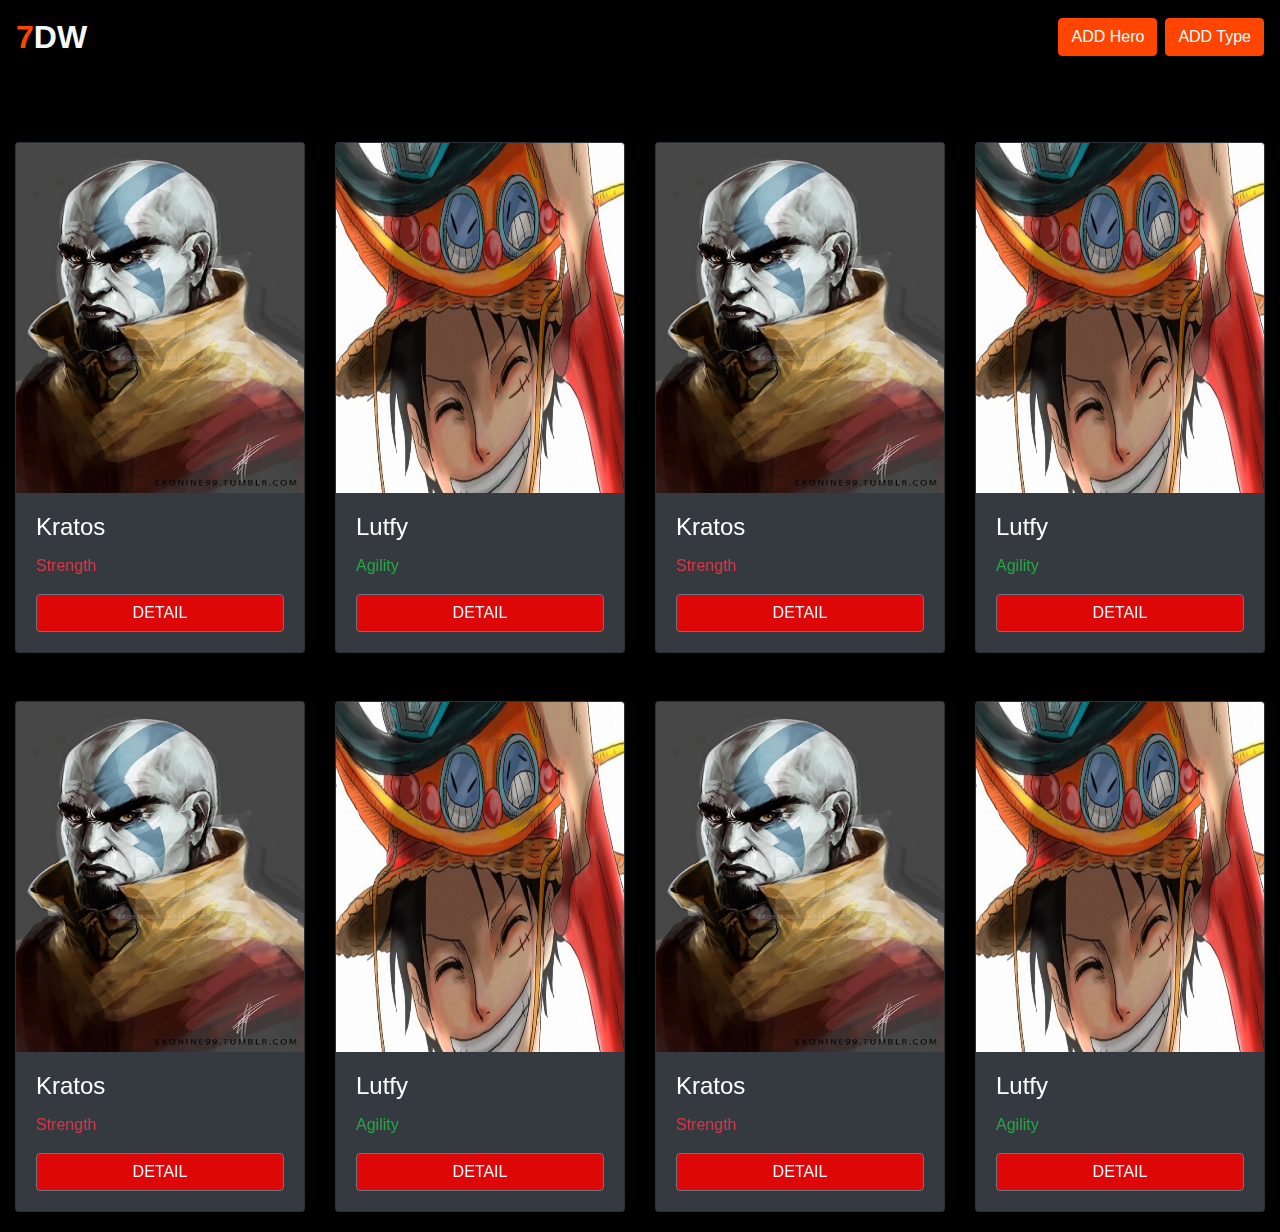
<file: UI/index.html>
<!DOCTYPE html>
<html lang="en">
<head>
    <meta charset="UTF-8">
    <meta name="viewport" content="width=device-width, initial-scale=1.0">
    <title>NO 4 UI - RIDWAN MUBAROK</title>
    <link rel="stylesheet" href="https://stackpath.bootstrapcdn.com/bootstrap/4.5.0/css/bootstrap.min.css" />
    <link rel="stylesheet" href="asset/css/style.css" />
    <link href="https://unpkg.com/aos@2.3.1/dist/aos.css" rel="stylesheet">
    <script src="https://ajax.googleapis.com/ajax/libs/jquery/3.5.1/jquery.min.js"></script>
    <script src="https://stackpath.bootstrapcdn.com/bootstrap/4.5.0/js/bootstrap.min.js"></script>
    <script src="https://unpkg.com/aos@2.3.1/dist/aos.js"></script>
</head>
<body>
    <nav class="navbar navbar-expand-sm navbar-light bg-inverse">
        <a class="navbar-brand text-light" href="#">
            <span>7</span>DW
        </a>
        <button class="navbar-toggler d-lg-none" type="button" data-toggle="collapse" data-target="#collapsibleNavId" aria-controls="collapsibleNavId"
            aria-expanded="false" aria-label="Toggle navigation">
            <span class="navbar-toggler-icon"></span>
        </button>
        <div class="collapse navbar-collapse" id="collapsibleNavId">
            <ul class="navbar-nav ml-auto mt-2 mt-lg-0">
                <li class="nav-item active">
                    <button class="btn btn-dark mr-2" href="#">ADD Hero</button>
                </li>
                <li class="nav-item">
                    <button class="btn btn-dark" href="#">ADD Type</button>
                </li>
            </ul>
        </div>
    </nav>

    <div class="container-fluid martop">
        <div class="row equal">
            <div class="col-xs-4 col-lg-3 mt-5" data-aos="fade-up" data-aos-duration="1500">
                <div class="card h-100 bg-dark text-white">
                    <img class="card-img-top" src="asset/img/kratos.jpg" alt="kratos">
                    <div class="card-body">
                        <h4 class="card-title">Kratos</h4>
                        <p class="card-text text-danger">Strength</p>
                        <div class="text-center">
                            <a href="./detail.html" class="btn btn-block btn-secondary">DETAIL</a>
                        </div>
                    </div>
                </div>
            </div>
            <div class="col-xs-4 col-lg-3 mt-5" data-aos="fade-up" data-aos-duration="1500">
                <div class="card h-100 bg-dark text-white">
                    <img class="card-img-top" src="asset/img/lutfy.jpg" alt="kratos">
                    <div class="card-body">
                        <h4 class="card-title">Lutfy</h4>
                        <p class="card-text text-success">Agility</p>
                        <div class="text-center">
                            <a href="./detail.html" class="btn btn-block btn-secondary">DETAIL</a>
                        </div>
                    </div>
                </div>
            </div>
            <div class="col-xs-4 col-lg-3 mt-5" data-aos="fade-up" data-aos-duration="1500">
                <div class="card h-100 bg-dark text-white">
                    <img class="card-img-top" src="asset/img/kratos.jpg" alt="kratos">
                    <div class="card-body">
                        <h4 class="card-title">Kratos</h4>
                        <p class="card-text text-danger">Strength</p>
                        <div class="text-center">
                            <a href="./detail.html" class="btn btn-block btn-secondary">DETAIL</a>
                        </div>
                    </div>
                </div>
            </div>
            <div class="col-xs-4 col-lg-3 mt-5" data-aos="fade-up" data-aos-duration="1500">
                <div class="card h-100 bg-dark text-white">
                    <img class="card-img-top" src="asset/img/lutfy.jpg" alt="kratos">
                    <div class="card-body">
                        <h4 class="card-title">Lutfy</h4>
                        <p class="card-text text-success">Agility</p>
                        <div class="text-center">
                            <a href="./detail.html" class="btn btn-block btn-secondary">DETAIL</a>
                        </div>
                    </div>
                </div>
            </div>
            <div class="col-xs-4 col-lg-3 mt-5" data-aos="fade-up" data-aos-duration="1500">
                <div class="card h-100 bg-dark text-white">
                    <img class="card-img-top" src="asset/img/kratos.jpg" alt="kratos">
                    <div class="card-body">
                        <h4 class="card-title">Kratos</h4>
                        <p class="card-text text-danger">Strength</p>
                        <div class="text-center">
                            <a href="./detail.html" class="btn btn-block btn-secondary">DETAIL</a>
                        </div>
                    </div>
                </div>
            </div>
            <div class="col-xs-4 col-lg-3 mt-5" data-aos="fade-up" data-aos-duration="1500">
                <div class="card h-100 bg-dark text-white">
                    <img class="card-img-top" src="asset/img/lutfy.jpg" alt="kratos">
                    <div class="card-body">
                        <h4 class="card-title">Lutfy</h4>
                        <p class="card-text text-success">Agility</p>
                        <div class="text-center">
                            <a href="./detail.html" class="btn btn-block btn-secondary">DETAIL</a>
                        </div>
                    </div>
                </div>
            </div>
            <div class="col-xs-4 col-lg-3 mt-5" data-aos="fade-up" data-aos-duration="1500">
                <div class="card h-100 bg-dark text-white">
                    <img class="card-img-top" src="asset/img/kratos.jpg" alt="kratos">
                    <div class="card-body">
                        <h4 class="card-title">Kratos</h4>
                        <p class="card-text text-danger">Strength</p>
                        <div class="text-center">
                            <a href="./detail.html" class="btn btn-block btn-secondary">DETAIL</a>
                        </div>
                    </div>
                </div>
            </div>
            <div class="col-xs-4 col-lg-3 mt-5" data-aos="fade-up" data-aos-duration="1500">
                <div class="card h-100 bg-dark text-white">
                    <img class="card-img-top" src="asset/img/lutfy.jpg" alt="kratos">
                    <div class="card-body">
                        <h4 class="card-title">Lutfy</h4>
                        <p class="card-text text-success">Agility</p>
                        <div class="text-center">
                            <a href="./detail.html" class="btn btn-block btn-secondary">DETAIL</a>
                        </div>
                    </div>
                </div>
            </div>
            
            
        </div>
    </div>

    <script>
        AOS.init();
    </script>
    
</body>
</html>
</file>
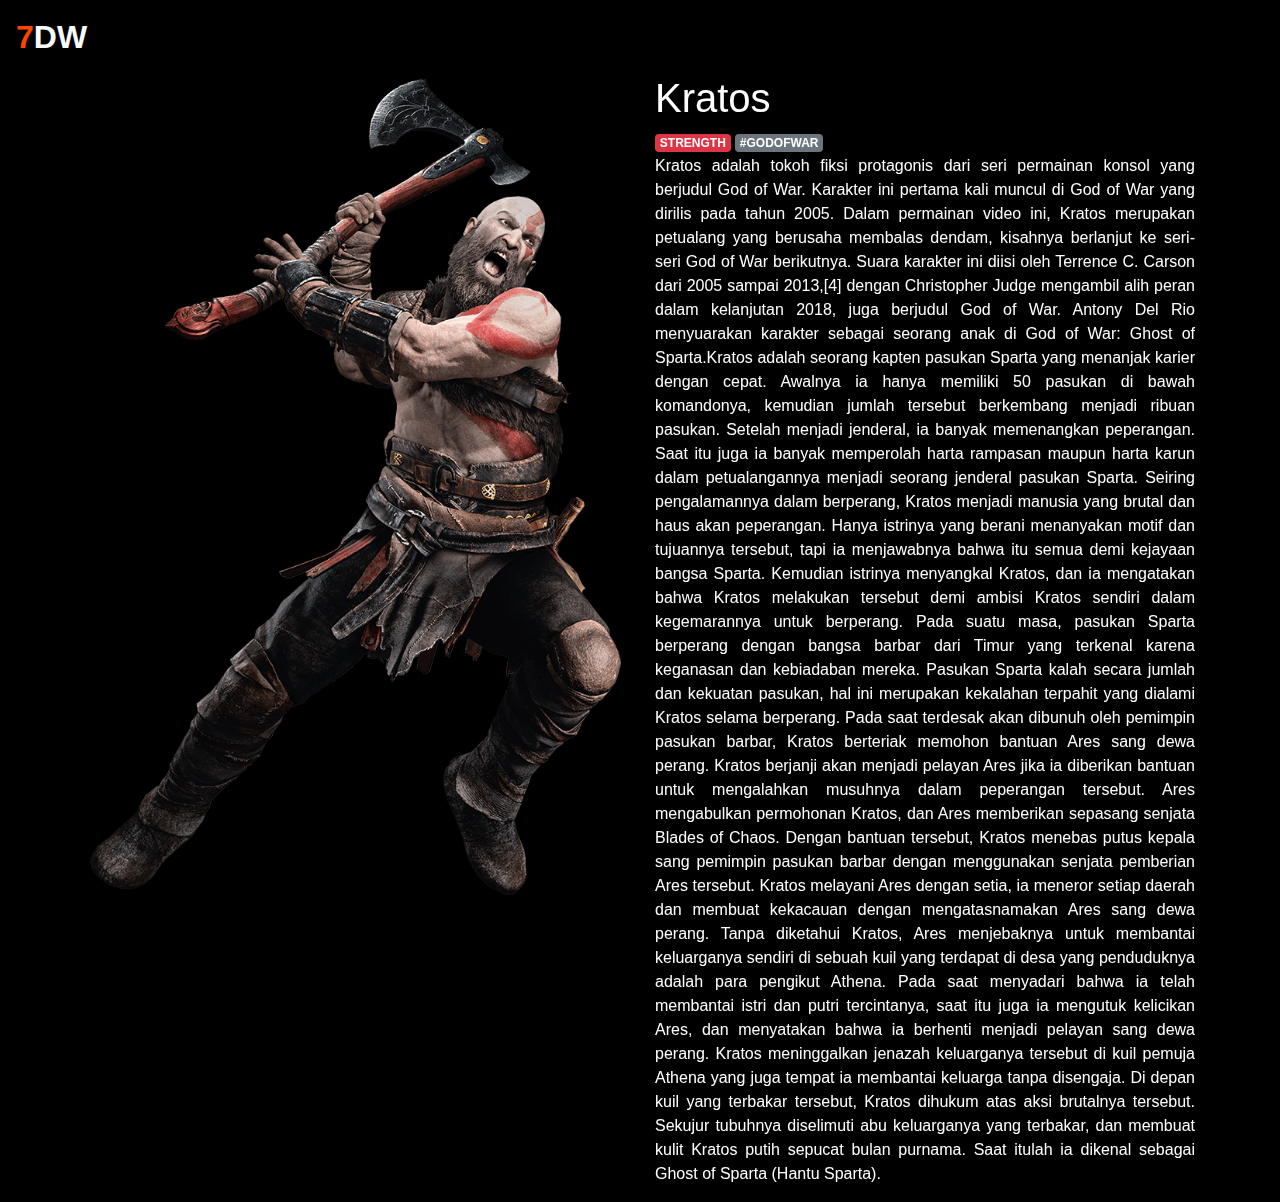
<file: UI/detail.html>
<!DOCTYPE html>
<html lang="en">
<head>
    <meta charset="UTF-8">
    <meta name="viewport" content="width=device-width, initial-scale=1.0">
    <title>NO 4 - DETAIL</title>
    <link rel="stylesheet" href="https://stackpath.bootstrapcdn.com/bootstrap/4.5.0/css/bootstrap.min.css" />
    <link rel="stylesheet" href="asset/css/style.css" />
    <link href="https://unpkg.com/aos@2.3.1/dist/aos.css" rel="stylesheet">
    <script src="https://ajax.googleapis.com/ajax/libs/jquery/3.5.1/jquery.min.js"></script>
    <script src="https://stackpath.bootstrapcdn.com/bootstrap/4.5.0/js/bootstrap.min.js"></script>
    <script src="https://unpkg.com/aos@2.3.1/dist/aos.js"></script>


</head>
<body>
    <nav class="navbar navbar-expand-sm navbar-light bg-inverse">
        <a class="navbar-brand text-light" href="index.html">
            <span>7</span>DW
        </a>
        <button class="navbar-toggler d-lg-none" type="button" data-toggle="collapse" data-target="#collapsibleNavId" aria-controls="collapsibleNavId"
            aria-expanded="false" aria-label="Toggle navigation">
            <span class="navbar-toggler-icon"></span>
        </button>
        <div class="collapse navbar-collapse" id="collapsibleNavId">
            <ul class="navbar-nav ml-auto mt-2 mt-lg-0">
            </ul>
        </div>
    </nav>

    <div class="container">
        <div class="row">
            <div class="col-6" data-aos="zoom-out" data-aos-duration="3000">
                <img class="img-thumbnail" src="asset/img/detail.png" alt="detail">
            </div>
            <div class="col-6 text-white" data-aos="fade-down" data-aos-easing="linear" data-aos-duration="3000">
                <h1>Kratos</h1>
                <span class="badge badge-danger">STRENGTH</span>
                <span class="badge badge-secondary">#GODOFWAR</span>
                <p class="text-justify">Kratos adalah tokoh fiksi protagonis dari seri permainan konsol yang berjudul God of War. Karakter ini pertama kali muncul di God of War yang dirilis pada tahun 2005. Dalam permainan video ini, Kratos merupakan petualang yang berusaha membalas dendam, kisahnya berlanjut ke seri-seri God of War berikutnya. Suara karakter ini diisi oleh Terrence C. Carson dari 2005 sampai 2013,[4] dengan Christopher Judge mengambil alih peran dalam kelanjutan 2018, juga berjudul God of War. Antony Del Rio menyuarakan karakter sebagai seorang anak di God of War: Ghost of Sparta.Kratos adalah seorang kapten pasukan Sparta yang menanjak karier dengan cepat. Awalnya ia hanya memiliki 50 pasukan di bawah komandonya, kemudian jumlah tersebut berkembang menjadi ribuan pasukan. Setelah menjadi jenderal, ia banyak memenangkan peperangan. Saat itu juga ia banyak memperolah harta rampasan maupun harta karun dalam petualangannya menjadi seorang jenderal pasukan Sparta.
                    Seiring pengalamannya dalam berperang, Kratos menjadi manusia yang brutal dan haus akan peperangan. Hanya istrinya yang berani menanyakan motif dan tujuannya tersebut, tapi ia menjawabnya bahwa itu semua demi kejayaan bangsa Sparta. Kemudian istrinya menyangkal Kratos, dan ia mengatakan bahwa Kratos melakukan tersebut demi ambisi Kratos sendiri dalam kegemarannya untuk berperang.                    
                    Pada suatu masa, pasukan Sparta berperang dengan bangsa barbar dari Timur yang terkenal karena keganasan dan kebiadaban mereka. Pasukan Sparta kalah secara jumlah dan kekuatan pasukan, hal ini merupakan kekalahan terpahit yang dialami Kratos selama berperang. Pada saat terdesak akan dibunuh oleh pemimpin pasukan barbar, Kratos berteriak memohon bantuan Ares sang dewa perang. Kratos berjanji akan menjadi pelayan Ares jika ia diberikan bantuan untuk mengalahkan musuhnya dalam peperangan tersebut. Ares mengabulkan permohonan Kratos, dan Ares memberikan sepasang senjata Blades of Chaos. Dengan bantuan tersebut, Kratos menebas putus kepala sang pemimpin pasukan barbar dengan menggunakan senjata pemberian Ares tersebut.
                    Kratos melayani Ares dengan setia, ia meneror setiap daerah dan membuat kekacauan dengan mengatasnamakan Ares sang dewa perang. Tanpa diketahui Kratos, Ares menjebaknya untuk membantai keluarganya sendiri di sebuah kuil yang terdapat di desa yang penduduknya adalah para pengikut Athena. Pada saat menyadari bahwa ia telah membantai istri dan putri tercintanya, saat itu juga ia mengutuk kelicikan Ares, dan menyatakan bahwa ia berhenti menjadi pelayan sang dewa perang. Kratos meninggalkan jenazah keluarganya tersebut di kuil pemuja Athena yang juga tempat ia membantai keluarga tanpa disengaja. Di depan kuil yang terbakar tersebut, Kratos dihukum atas aksi brutalnya tersebut. Sekujur tubuhnya diselimuti abu keluarganya yang terbakar, dan membuat kulit Kratos putih sepucat bulan purnama. Saat itulah ia dikenal sebagai Ghost of Sparta (Hantu Sparta).</p>
            </div>
        </div>
    </div>


    <script>
        AOS.init();
    </script>
    
</body>
</html>
</file>
<file: UI/asset/css/style.css>
body{
    background-color:black;
}

.navbar-brand{
    color: white;
    font-weight: bolder;
    font-size: xx-large;
}

.navbar-brand span{
    color: orangered;
}

.btn-dark{
    background-color: orangered;
    border-color: orangered;
}

.btn-dark:hover{
    background-color: orange;
    border-color: orange;
}

.btn-dark:enabled{
    background-color: orangered;
    border-color: orangered;
}



.martop{
    margin-top: 20px;
    margin-bottom: 20px;
}

.btn-secondary{
    background-color: #de0707;
    color: white;
}

.btn-secondary:hover{
    background-color: #de0709;
    color: white;
}

.btn-secondary:enabled{
    background-color: #de0707;
    color: white;
}

.card img{
    height: 350px;
    width: 100%;
}


.img-thumbnail{
    background-color: black;
    border: 0;
}
</file>
